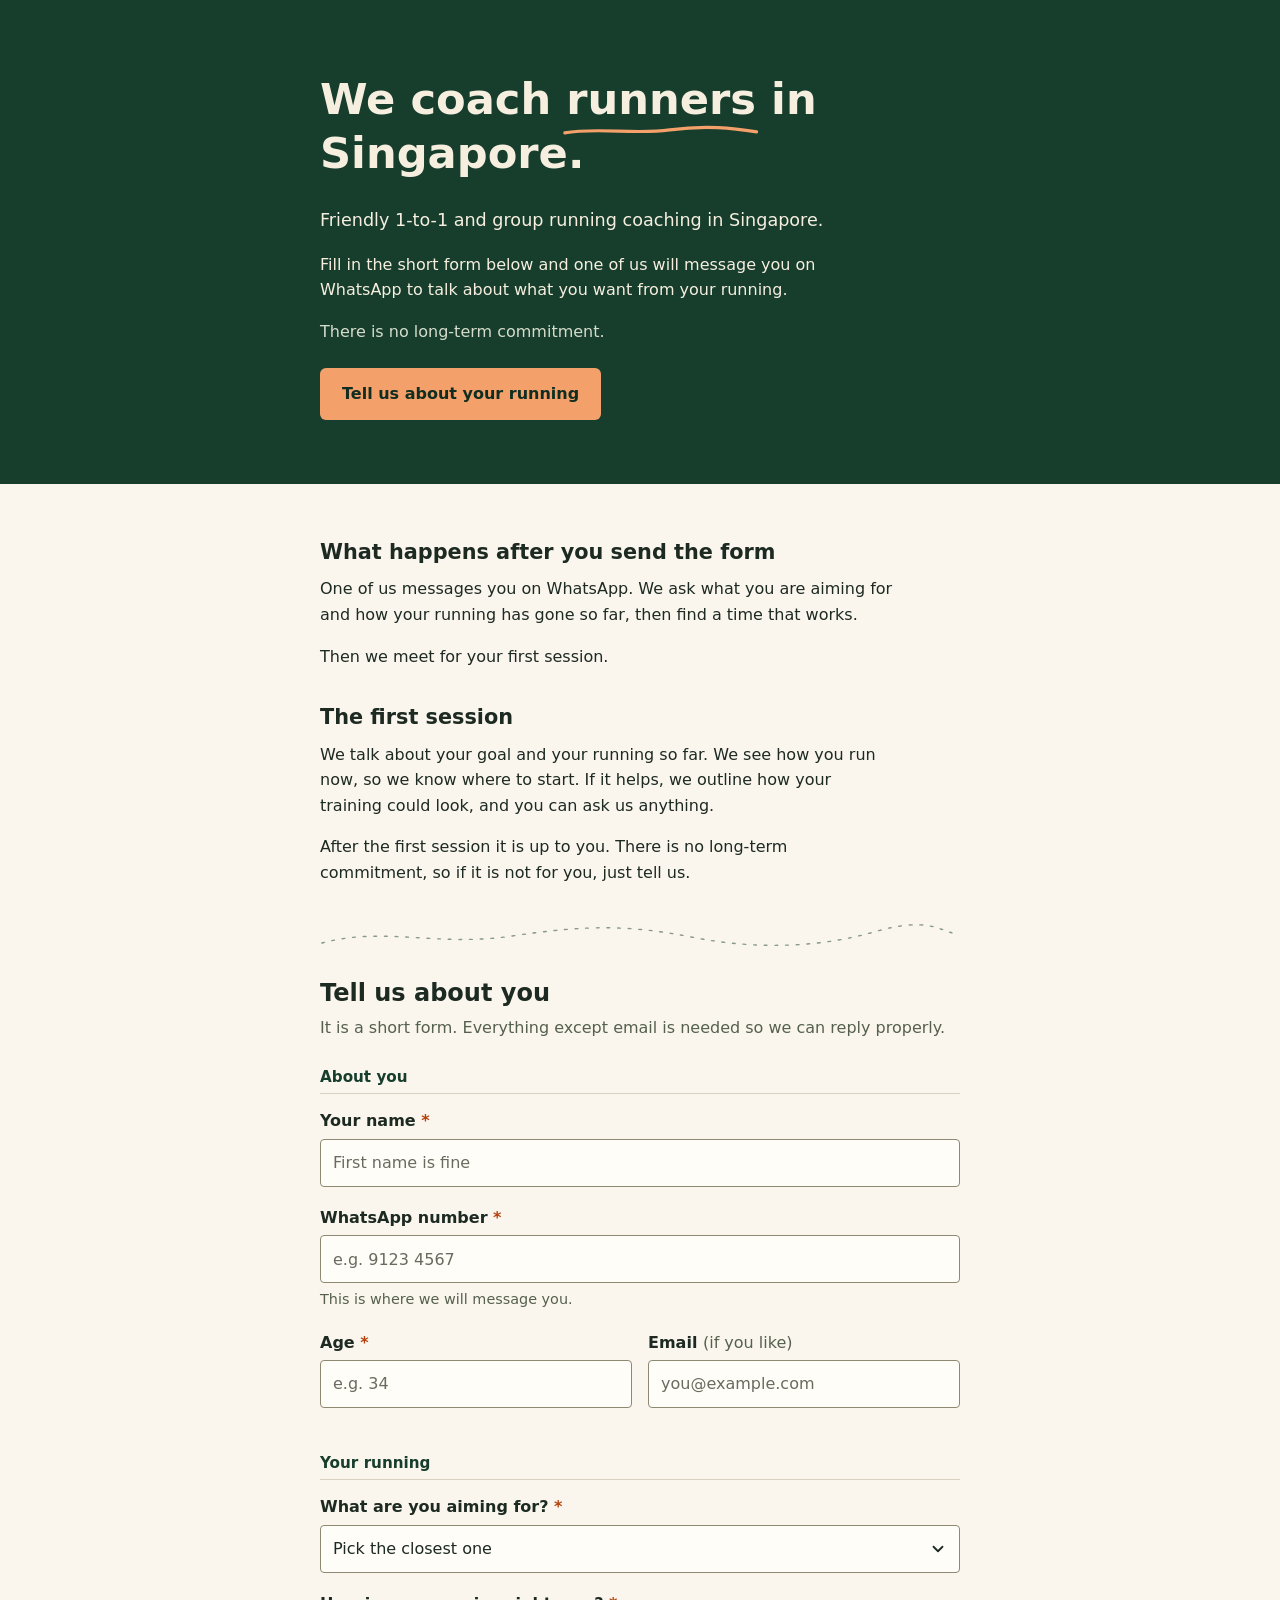
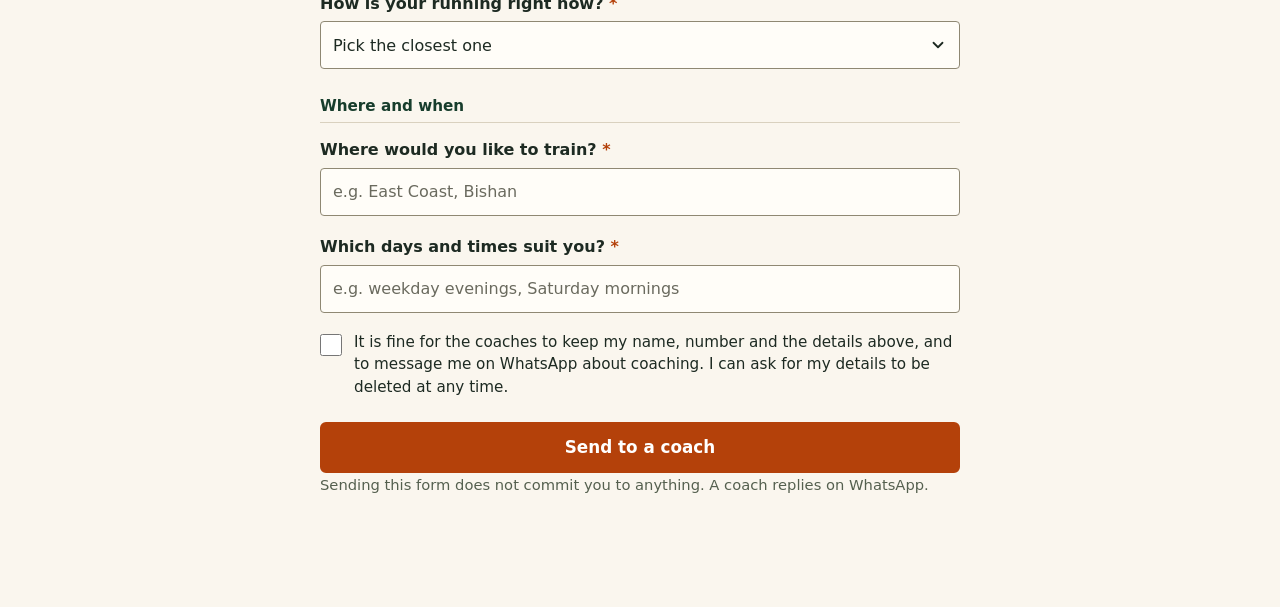
<file: index.html>
<!doctype html>
<html lang="en">
<head>
<meta charset="utf-8">
<meta name="viewport" content="width=device-width, initial-scale=1">
<title>Running coaching in Singapore</title>
<meta name="description" content="We coach runners in Singapore, 1-to-1 and in groups. Tell us about your running and a coach will message you on WhatsApp.">
<link rel="stylesheet" href="css/styles.css">
<link rel="stylesheet" href="css/landing.css">
<meta name="theme-color" content="#173d2c">
</head>
<body class="landing">
<div id="demoBanner" class="demo-banner hidden">Demo mode: enquiries stay in this browser only.</div>
<header class="lp-hero">
  <div class="lp-wrap">
    <div class="lp-brand hidden" id="brandName"></div>
    <h1>We coach <span class="lp-ul">runners<svg viewBox="0 0 220 14" preserveAspectRatio="none" aria-hidden="true" focusable="false"><path d="M3 9 C 40 3, 80 11, 120 6 S 190 4, 217 8" fill="none" stroke="currentColor" stroke-width="3.2" stroke-linecap="round"/></svg></span> in Singapore.</h1>
    <p class="lp-pitch" id="tagline">Friendly 1-to-1 and group running coaching in Singapore.</p>
    <p>Fill in the short form below and one of us will message you on WhatsApp to talk about what you want from your running.</p>
    <p class="lp-note">There is no long-term commitment.</p>
    <a class="lp-cta" href="#formCard" id="heroCta">Tell us about your running</a>
  </div>
</header>

<main class="lp-wrap lp-body">
  <figure class="lp-photo hidden" id="coachPhotoFig"><img id="coachPhoto" alt="Our coaches" width="640" height="420"></figure>

  <section class="lp-sec hidden" id="aboutSec" aria-labelledby="aboutTitle">
    <h2 id="aboutTitle">About us</h2><p id="aboutText"></p>
  </section>

  <section class="lp-sec" aria-labelledby="howTitle">
    <h2 id="howTitle">What happens after you send the form</h2>
    <p>One of us messages you on WhatsApp. We ask what you are aiming for and how your running has gone so far, then find a time that works.</p>
    <p>Then we meet for your first session.</p>
  </section>

  <section class="lp-sec" aria-labelledby="firstTitle">
    <h2 id="firstTitle">The first session</h2>
    <p>We talk about your goal and your running so far. We see how you run now, so we know where to start. If it helps, we outline how your training could look, and you can ask us anything.</p>
    <p>After the first session it is up to you. There is no long-term commitment, so if it is not for you, just tell us.</p>
  </section>

  <section class="lp-sec hidden" id="reviewsSec" aria-labelledby="revTitle">
    <h2 id="revTitle">What runners say</h2><div id="reviewsList" class="lp-reviews"></div>
  </section>

  <svg class="lp-route" viewBox="0 0 600 40" preserveAspectRatio="none" aria-hidden="true" focusable="false"><path d="M2 30 C 60 6, 110 36, 180 20 S 290 4, 350 22 S 470 36, 520 14 S 580 12, 598 18" fill="none" stroke="currentColor" stroke-width="2" stroke-dasharray="2 8" stroke-linecap="round"/></svg>

  <section class="card" id="formCard" aria-labelledby="formTitle">
    <h2 id="formTitle">Tell us about you</h2>
    <p class="lp-formsub">It is a short form. Everything except email is needed so we can reply properly.</p>
    <div id="formError" class="msg error hidden" role="alert" tabindex="-1"></div>
    <form id="enquiry" novalidate>
      <h3 class="fgroup">About you</h3>
      <div class="field">
        <label for="name">Your name <span class="req" aria-hidden="true">*</span></label>
        <input type="text" id="name" aria-required="true" name="name" autocomplete="name" maxlength="100" placeholder="First name is fine" aria-describedby="name-err">
        <div class="err" id="name-err">What should we call you?</div>
      </div>
      <div class="field">
        <label for="phone">WhatsApp number <span class="req" aria-hidden="true">*</span></label>
        <input type="tel" id="phone" aria-required="true" name="phone" autocomplete="tel" inputmode="tel" placeholder="e.g. 9123 4567" aria-describedby="phone-hint phone-err">
        <p class="hint" id="phone-hint">This is where we will message you.</p>
        <div class="err" id="phone-err">We need a number with at least 8 digits to message you.</div>
      </div>
      <div class="row two">
        <div class="field">
          <label for="age">Age <span class="req" aria-hidden="true">*</span></label>
          <input type="number" id="age" aria-required="true" name="age" inputmode="numeric" min="5" max="100" placeholder="e.g. 34" aria-describedby="age-err">
          <div class="err" id="age-err">Please put an age between 5 and 100.</div>
        </div>
        <div class="field">
          <label for="email">Email <span class="opt">(if you like)</span></label>
          <input type="email" id="email" name="email" autocomplete="email" placeholder="you@example.com" aria-describedby="email-err">
          <div class="err" id="email-err">That email looks a bit off. You can also leave it empty.</div>
        </div>
      </div>
      <h3 class="fgroup">Your running</h3>
      <div class="field">
        <label for="goal">What are you aiming for? <span class="req" aria-hidden="true">*</span></label>
        <select id="goal" aria-required="true" name="goal" aria-describedby="goal-err">
          <option value="">Pick the closest one</option>
          <option>5K</option><option>10K</option><option>Half marathon</option><option>Marathon</option>
          <option>General fitness</option><option>Other</option>
        </select>
        <div class="err" id="goal-err">Pick the closest goal. We can talk it through later.</div>
      </div>
      <div class="field">
        <label for="level">How is your running right now? <span class="req" aria-hidden="true">*</span></label>
        <select id="level" aria-required="true" name="level" aria-describedby="level-err">
          <option value="">Pick the closest one</option>
          <option>Complete beginner</option>
          <option>Can run 1-3 km</option>
          <option>Can run 5 km</option>
          <option>Can run 10 km or more</option>
        </select>
        <div class="err" id="level-err">Pick the one that is closest to where you are now.</div>
      </div>
      <h3 class="fgroup">Where and when</h3>
      <div class="field">
        <label for="area">Where would you like to train? <span class="req" aria-hidden="true">*</span></label>
        <input type="text" id="area" aria-required="true" name="area" maxlength="100" placeholder="e.g. East Coast, Bishan" aria-describedby="area-err">
        <div class="err" id="area-err">Tell us an area, even a rough one.</div>
      </div>
      <div class="field">
        <label for="times">Which days and times suit you? <span class="req" aria-hidden="true">*</span></label>
        <input type="text" id="times" aria-required="true" name="times" maxlength="200" placeholder="e.g. weekday evenings, Saturday mornings" aria-describedby="times-err">
        <div class="err" id="times-err">Tell us roughly when you are free.</div>
      </div>
      <div class="hp" aria-hidden="true">
        <label for="website">Leave this empty</label>
        <input type="text" id="website" name="website" tabindex="-1" autocomplete="off">
      </div>
      <div class="field">
        <div class="check">
          <input type="checkbox" id="consent" aria-required="true" name="consent" aria-describedby="consent-err">
          <label for="consent">It is fine for the coaches to keep my name, number and the details above, and to message me on WhatsApp about coaching. I can ask for my details to be deleted at any time.</label>
        </div>
        <div class="err" id="consent-err">Please tick the box so we are allowed to message you.</div>
      </div>
      <button type="submit" class="btn accent block" id="submit">Send to a coach</button>
      <p class="lp-fine">Sending this form does not commit you to anything. A coach replies on WhatsApp.</p>
    </form>
  </section>

  <section class="card hidden" id="thanks" aria-live="polite" tabindex="-1">
    <h2>Thanks, we have got it.</h2>
    <p>A coach will message you on WhatsApp <strong id="promise"></strong>.</p>
    <p>We will talk about what you are aiming for and find a time. Then we meet.</p>
    <p class="muted">No message? Check the number you gave us, or send the form again.</p>
    <button type="button" class="btn secondary" id="again">Send another enquiry</button>
  </section>
</main>

<script src="js/config.js"></script>
<script src="js/api.js"></script>
<script src="js/form.js"></script>
</body>
</html>
</file>
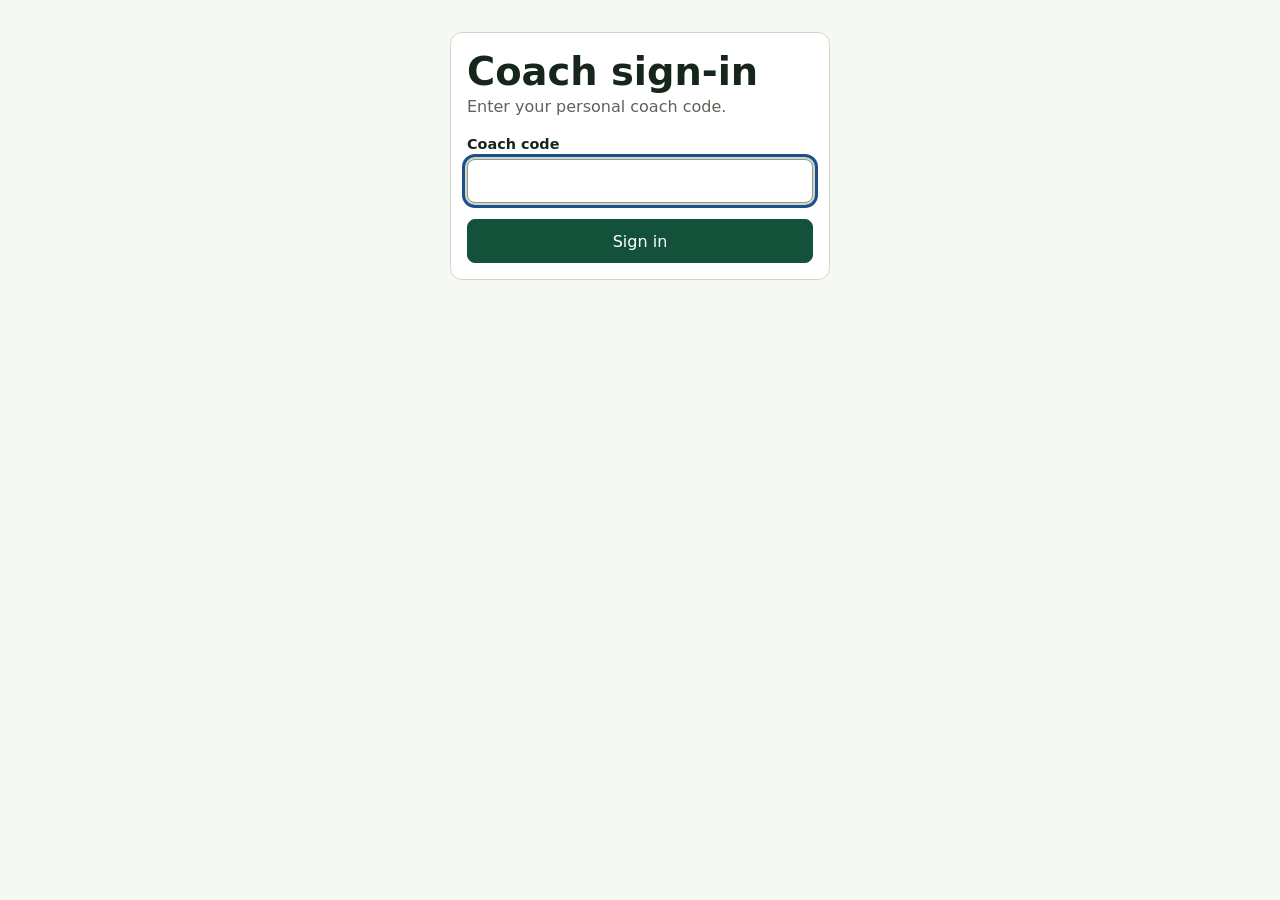
<file: crm.html>
<!doctype html>
<html lang="en">
<head>
<meta charset="utf-8">
<meta name="viewport" content="width=device-width, initial-scale=1">
<meta name="robots" content="noindex">
<title>Coach dashboard</title>
<link rel="stylesheet" href="css/styles.css">
<link rel="stylesheet" href="css/crm.css">
</head>
<body class="crm">
<a class="crm-skip" href="#crm-list">Skip to leads</a>

<div id="crm-demo" class="crm-demo" hidden>Demo mode: nothing is saved to the real sheet. Try codes demo1 or demo2.</div>

<!-- Sign in -->
<main id="crm-login" class="crm-login" hidden>
  <form id="crm-login-form" class="crm-card crm-login-card" novalidate>
    <h1>Coach sign-in</h1>
    <p class="crm-muted">Enter your personal coach code.</p>
    <label for="crm-code">Coach code</label>
    <input id="crm-code" name="code" type="password" autocomplete="current-password" autocapitalize="off" spellcheck="false" required>
    <p id="crm-login-error" class="crm-error" role="alert" hidden></p>
    <button type="submit" class="crm-btn crm-primary" id="crm-login-btn">Sign in</button>
  </form>
</main>

<!-- App -->
<div id="crm-app" hidden>
  <header class="crm-header">
    <div class="crm-header-row">
      <h1>Leads</h1>
      <div class="crm-who"><span id="crm-coach"></span>
        <button type="button" class="crm-btn crm-ghost" id="crm-signout">Sign out</button></div>
    </div>
    <div class="crm-counts" aria-live="polite">
      <span class="crm-count"><b id="crm-n-unclaimed">0</b> Unclaimed</span>
      <span class="crm-count crm-count-warn"><b id="crm-n-overdue">0</b> Overdue</span>
    </div>
  </header>

  <div class="crm-layout">
    <section class="crm-listcol" aria-label="Lead list">
      <div class="crm-toolbar">
        <div class="crm-tabs" role="tablist" aria-label="Lead filter">
          <button role="tab" type="button" data-tab="unclaimed" aria-selected="true">Unclaimed</button>
          <button role="tab" type="button" data-tab="mine" aria-selected="false">Mine</button>
          <button role="tab" type="button" data-tab="all" aria-selected="false">All</button>
        </div>
        <label class="crm-sr" for="crm-search">Search leads</label>
        <input id="crm-search" type="search" placeholder="Search name, phone, area" autocomplete="off">
        <button type="button" class="crm-btn crm-secondary" id="crm-add">Add lead manually</button>
      </div>
      <p id="crm-status" class="crm-muted" role="status"></p>
      <ul id="crm-list" class="crm-list"></ul>
    </section>

    <aside id="crm-detail" class="crm-detail" role="dialog" aria-modal="false" aria-labelledby="crm-detail-title" hidden tabindex="-1"></aside>
  </div>
</div>

<div id="crm-toast" class="crm-toast" role="status" aria-live="polite"></div>

<script src="js/config.js"></script>
<script src="js/api.js"></script>
<script src="js/crm.js"></script>
</body>
</html>
</file>
<file: css/styles.css>
/* Shared styles for index.html and crm.html. Mobile-first. */
:root {
  --bg: #f6f8f4;
  --surface: #ffffff;
  --ink: #17261c;
  --muted: #55655a;
  --line: #d5ddd3;
  --brand: #1f6f4a;       /* track green */
  --brand-dark: #14513a;
  --accent: #e8590c;      /* running orange */
  --accent-dark: #b84406;
  --danger: #b42318;
  --danger-bg: #fdecea;
  --warn: #8a5a00;
  --warn-bg: #fff4d6;
  --ok: #17653d;
  --ok-bg: #e0f3e8;
  --info: #1b4f8a;
  --info-bg: #e3eefb;
  --radius: 12px;
  --shadow: 0 1px 3px rgba(20, 40, 25, .12);
  --font: system-ui, -apple-system, "Segoe UI", Roboto, Helvetica, Arial, sans-serif;
}
*, *::before, *::after { box-sizing: border-box; }
html { -webkit-text-size-adjust: 100%; }
body { margin: 0; font: 16px/1.5 var(--font); color: var(--ink); background: var(--bg); overflow-x: hidden; }
h1, h2, h3 { line-height: 1.2; margin: 0 0 .5em; }
h1 { font-size: 1.9rem; } h2 { font-size: 1.3rem; } h3 { font-size: 1.1rem; }
p { margin: 0 0 1em; }
a { color: var(--brand-dark); }
:focus-visible { outline: 3px solid var(--accent); outline-offset: 2px; }
.wrap { width: 100%; max-width: 640px; margin: 0 auto; padding: 0 16px; }
.wrap.wide { max-width: 1100px; }
.hidden, [hidden] { display: none !important; }
.sr-only { position: absolute; width: 1px; height: 1px; overflow: hidden; clip: rect(0 0 0 0); white-space: nowrap; }
.muted { color: var(--muted); }
.small { font-size: .875rem; }

/* Hero */
.hero { background: linear-gradient(135deg, var(--brand-dark), var(--brand)); color: #fff; padding: 28px 0 32px; }
.hero h1 { margin-bottom: .3em; }
.hero p { margin: 0; font-size: 1.05rem; opacity: .95; }
.hero ul { margin: 14px 0 0; padding-left: 1.2em; }
.brand { font-weight: 700; letter-spacing: .02em; margin-bottom: 14px; font-size: 1.05rem; }

/* Buttons */
.btn { display: inline-flex; align-items: center; justify-content: center; gap: .4em; min-height: 44px; padding: 10px 18px;
  font: inherit; font-weight: 600; color: #fff; background: var(--brand); border: 2px solid var(--brand); border-radius: var(--radius);
  cursor: pointer; text-decoration: none; }
.btn:hover { background: var(--brand-dark); border-color: var(--brand-dark); }
.btn.accent { background: var(--accent-dark); border-color: var(--accent-dark); }
.btn.accent:hover { background: #8f3504; border-color: #8f3504; }
.btn.secondary { background: transparent; color: var(--brand-dark); }
.btn.secondary:hover { background: #e8f0e9; }
.btn.danger { background: var(--danger); border-color: var(--danger); }
.btn.small { min-height: 36px; padding: 6px 12px; font-size: .9rem; }
.btn.block { width: 100%; }
.btn[disabled], .btn[aria-disabled="true"] { opacity: .6; cursor: not-allowed; }

/* Card / form */
.card { background: var(--surface); border: 1px solid var(--line); border-radius: var(--radius); box-shadow: var(--shadow); padding: 16px; margin: 16px 0; }
form { display: block; }
.field { margin-bottom: 16px; }
label, .label { display: block; font-weight: 600; margin-bottom: 4px; }
.opt { font-weight: 400; color: var(--muted); }
.hint { font-size: .875rem; color: var(--muted); margin: 2px 0 0; }
input[type=text], input[type=tel], input[type=email], input[type=number], input[type=date], input[type=password], select, textarea {
  display: block; width: 100%; min-height: 44px; padding: 10px 12px; font: inherit; color: var(--ink); background: #fff;
  border: 2px solid var(--line); border-radius: 10px; }
textarea { min-height: 88px; resize: vertical; }
input:focus, select:focus, textarea:focus { border-color: var(--brand); outline: none; box-shadow: 0 0 0 3px rgba(31,111,74,.25); }
.field.invalid input, .field.invalid select, .field.invalid textarea { border-color: var(--danger); }
.err { display: none; color: var(--danger); font-size: .9rem; margin-top: 4px; font-weight: 600; }
.field.invalid .err { display: block; }
.check { display: flex; gap: 10px; align-items: flex-start; }
.check input { width: 24px; height: 24px; flex: none; margin-top: 2px; accent-color: var(--brand); }
.check label { font-weight: 400; margin: 0; }
.row { display: grid; gap: 0 16px; }
@media (min-width: 560px) { .row.two { grid-template-columns: 1fr 1fr; } }
.hp { position: absolute; left: -9999px; width: 1px; height: 1px; overflow: hidden; }

/* Messages */
.msg { padding: 12px 14px; border-radius: 10px; border: 1px solid; margin: 12px 0; }
.msg.error { color: var(--danger); background: var(--danger-bg); border-color: #f0b8b2; }
.msg.ok { color: var(--ok); background: var(--ok-bg); border-color: #a8d8bb; }
.msg.info { color: var(--info); background: var(--info-bg); border-color: #b3cdee; }
.msg.warn { color: var(--warn); background: var(--warn-bg); border-color: #ecd08a; }
.demo-banner { background: var(--warn-bg); color: var(--warn); text-align: center; font-size: .875rem; padding: 6px 12px; }

/* Badges / chips / flags */
.badge, .chip, .flag { display: inline-block; padding: 2px 10px; border-radius: 999px; font-size: .8rem; font-weight: 700; line-height: 1.6; white-space: nowrap; }
.badge { background: #e8ece7; color: var(--ink); }
.chip.new { background: var(--info-bg); color: var(--info); }
.chip.contacted { background: var(--warn-bg); color: var(--warn); }
.chip.trial { background: #efe5fb; color: #5b2a99; }
.chip.paying { background: var(--ok-bg); color: var(--ok); }
.chip.notproceeding { background: #ececec; color: #555; }
.flag { background: var(--warn-bg); color: var(--warn); border: 1px solid #ecd08a; }
.flag.unclaimed_30 { background: var(--warn-bg); color: var(--warn); }
.flag.unclaimed_120, .flag.overdue_followup { background: var(--danger-bg); color: var(--danger); border-color: #f0b8b2; }
.flag.no_contact { background: #fde9d9; color: var(--accent-dark); border-color: #f4c3a0; }

.footer { padding: 24px 0 40px; color: var(--muted); font-size: .9rem; text-align: center; }
.spinner { display: inline-block; width: 1em; height: 1em; border: 2px solid currentColor; border-right-color: transparent; border-radius: 50%; animation: spin .7s linear infinite; }
@keyframes spin { to { transform: rotate(360deg); } }
@media (prefers-reduced-motion: reduce) { .spinner { animation-duration: 2s; } }
@media (min-width: 900px) { h1 { font-size: 2.4rem; } .hero { padding: 48px 0; } }
</file>
<file: css/landing.css>
/* Public enquiry page only (body.landing). Loaded after styles.css; crm.html does not load it.
   Flat colours, hairline borders, no effects. */
.landing {
  --paper: #faf6ee; --ink: #1d2a22; --soft: #55604f; --rule: #d9d1bf; --field: #fffdf8;
  --green: #173d2c; --green-2: #0f2d20; --cream: #f6efe0;
  --orange: #f4a06a;          /* on green */
  --orange-d: #b4410a;        /* on paper */
  font-family: ui-sans-serif, system-ui, -apple-system, "Segoe UI", Roboto, "Helvetica Neue", Arial, sans-serif;
  background: var(--paper); color: var(--ink); line-height: 1.6;
}
.landing h1, .landing h2, .landing h3 { line-height: 1.25; letter-spacing: 0; }
.lp-wrap { width: 100%; max-width: 680px; margin: 0 auto; padding: 0 20px; }
.landing p { margin: 0 0 1em; }

/* Top */
.lp-hero { background: var(--green); color: var(--cream); padding: 44px 0 48px; }
.lp-brand { font-weight: 700; font-size: 1.05rem; margin-bottom: 20px; color: var(--orange); }
.lp-hero h1 { font-size: clamp(1.9rem, 7vw, 2.7rem); font-weight: 700; margin: 0 0 .6em; }
.lp-ul { position: relative; display: inline-block; white-space: nowrap; }
.lp-ul svg { position: absolute; left: -2%; bottom: -.28em; width: 104%; height: .32em; color: var(--orange); }
.lp-pitch { font-size: 1.1rem; }
.lp-hero p { max-width: 34em; }
.lp-note { color: #d6dccb; }
.lp-cta { display: inline-block; margin-top: 8px; padding: 13px 22px; background: var(--orange); color: var(--green-2); font-weight: 700;
  font-size: 1rem; text-decoration: none; border-radius: 6px; transition: background-color .15s; }
.lp-cta:hover { background: #f7b384; }
.landing .lp-hero :focus-visible { outline-color: var(--cream); }

/* Body */
.lp-body { padding-top: 40px; padding-bottom: 72px; }
.lp-sec { margin-bottom: 36px; }
.lp-sec h2 { font-size: 1.3rem; font-weight: 700; margin: 0 0 .5em; }
.lp-sec p { max-width: 36em; }
.lp-photo { margin: 0 0 36px; }
.lp-photo img { display: block; width: 100%; height: auto; border-radius: 4px; border: 1px solid var(--rule); }
.lp-reviews blockquote { margin: 0 0 1.2em; padding-left: 16px; border-left: 3px solid var(--orange-d); }
.lp-reviews cite { display: block; margin-top: 4px; font-style: normal; color: var(--soft); font-size: .95rem; }
.lp-route { display: block; width: 100%; height: 28px; color: var(--green); opacity: .5; margin: 8px 0 28px; }

/* Form: lightly grouped, no heavy box */
.landing .card { margin: 0; padding: 0; border: 0; border-radius: 0; box-shadow: none; background: none; scroll-margin-top: 16px; }
.landing .card h2 { font-size: 1.5rem; font-weight: 700; margin: 0 0 .3em; }
.lp-formsub { color: var(--soft); }
.req { color: var(--orange-d); font-weight: 700; }
.fgroup { font-size: .95rem; font-weight: 700; color: var(--green); margin: 28px 0 14px; padding-bottom: 6px; border-bottom: 1px solid var(--rule); }
.landing label { font-size: 1rem; font-weight: 600; margin-bottom: 5px; }
.landing .opt { color: var(--soft); font-weight: 400; }
.landing .field { margin-bottom: 18px; }
.landing .hint { color: var(--soft); font-size: .9rem; margin-top: 5px; }
.landing input[type=text], .landing input[type=tel], .landing input[type=email], .landing input[type=number], .landing select {
  min-height: 48px; font-size: 1rem; background: var(--field); border: 1px solid #8f8873; border-radius: 4px; padding: 10px 12px; color: var(--ink); }
.landing input::placeholder { color: #6a6a5e; opacity: 1; }
.landing input:focus, .landing select:focus { outline: 2px solid var(--green); outline-offset: 1px; border-color: var(--green); box-shadow: none; }
.landing select { appearance: none; -webkit-appearance: none; padding-right: 40px; cursor: pointer;
  background-image: url("data:image/svg+xml,%3Csvg xmlns='http://www.w3.org/2000/svg' viewBox='0 0 24 24'%3E%3Cpath d='M6 9l6 6 6-6' fill='none' stroke='%231d2a22' stroke-width='2.4' stroke-linecap='round' stroke-linejoin='round'/%3E%3C/svg%3E");
  background-repeat: no-repeat; background-position: right 12px center; background-size: 18px; }
.landing .field.invalid input, .landing .field.invalid select { border-color: var(--danger); border-width: 2px; }
.landing .err { font-size: .95rem; margin-top: 5px; font-weight: 500; }
.landing .check { display: flex; gap: 12px; align-items: flex-start; }
.landing .check input { flex: none; width: 22px; height: 22px; margin: 3px 0 0; accent-color: var(--green); }
.landing .check label { font-size: .95rem; font-weight: 400; line-height: 1.5; color: var(--ink); }
.landing .field.invalid .check label { color: var(--danger); }
.landing .btn { min-height: 50px; font-size: 1.05rem; border-radius: 6px; transition: background-color .15s; }
.landing .btn.accent { background: var(--orange-d); border-color: var(--orange-d); color: #fff; font-weight: 700; }
.landing .btn.accent:hover { background: #9a360a; border-color: #9a360a; }
.landing .btn.accent[disabled] { opacity: .7; }
.landing .btn.secondary { background: none; color: var(--green); border: 1px solid var(--green); }
.landing .btn.secondary:hover { background: #efe8d8; }
.lp-fine { color: var(--soft); font-size: .92rem; margin: 12px 0 0; }
.landing :focus-visible { outline: 2px solid var(--green); outline-offset: 2px; }
.landing .msg.error { font-weight: 500; border-radius: 4px; margin: 12px 0; }
.landing .muted { color: var(--soft); }
#thanks:focus { outline: none; }
.landing #thanks { padding-top: 8px; }
.landing #thanks .btn { margin-top: 8px; }

@media (min-width: 700px) {
  .lp-hero { padding: 72px 0 64px; }
  .lp-body { padding-top: 56px; padding-bottom: 96px; }
}
@media (prefers-reduced-motion: reduce) {
  .lp-cta, .landing .btn { transition: none; }
}
</file>
<file: css/crm.css>
/* Coach dashboard. Self-contained; uses shared variables when present. */
.crm{
  --c-bg:var(--bg,#f6f7f4);--c-card:var(--white,#fff);--c-ink:var(--ink,#1f2a1f);
  --c-muted:#5c6459;--c-line:#d9d3c3;--c-accent:var(--brand-dark,#2f6b3c);--c-accent-ink:#fff;
  --c-warn:#9a2f2f;--c-amber:#8a5a00;--c-blue:#1f4f8a;
  margin:0;background:var(--c-bg);color:var(--c-ink);font:16px/1.45 system-ui,-apple-system,"Segoe UI",Roboto,sans-serif;
}
.crm *,.crm *::before,.crm *::after{box-sizing:border-box}
.crm [hidden]{display:none!important}
.crm h1,.crm h2,.crm h3{margin:0;line-height:1.2}
.crm-sr{position:absolute;width:1px;height:1px;overflow:hidden;clip:rect(0 0 0 0);white-space:nowrap}
.crm-skip{position:absolute;left:-999px;top:0;background:#000;color:#fff;padding:.5rem 1rem;z-index:100}
.crm-skip:focus{left:0}
.crm-muted{color:var(--c-muted)}
.crm-error{color:var(--c-warn);margin:.5rem 0}
.crm-demo{background:#fff3cd;color:#664d03;padding:.5rem 1rem;text-align:center;font-size:.9rem}

.crm button,.crm input,.crm select,.crm textarea{font:inherit;color:inherit}
.crm input,.crm select,.crm textarea{width:100%;min-height:44px;padding:.55rem .7rem;border:1px solid #9a947f;border-radius:8px;background:#fff}
.crm textarea{min-height:88px;resize:vertical}
.crm label{display:block;font-weight:600;font-size:.9rem;margin:.8rem 0 .25rem}
.crm :focus-visible{outline:3px solid var(--c-blue);outline-offset:2px}
.crm-btn{min-height:44px;min-width:44px;padding:.55rem 1rem;border-radius:8px;border:1px solid var(--c-accent);background:#fff;color:var(--c-accent);font-weight:600;cursor:pointer;text-decoration:none;display:inline-flex;align-items:center;justify-content:center;gap:.4rem}
.crm-btn.crm-primary{background:var(--c-accent);color:var(--c-accent-ink)}
.crm-btn.crm-big{min-height:56px;width:100%;font-size:1.15rem}
.crm-btn.crm-ghost{border-color:transparent;background:transparent;text-decoration:underline}
.crm-btn.crm-wa{background:#1a7f43;border-color:#1a7f43;color:#fff}
.crm-btn.crm-danger{border-color:var(--c-warn);color:var(--c-warn)}
.crm-btn[disabled]{opacity:.55;cursor:not-allowed}
.crm-card{background:var(--c-card);border:1px solid var(--c-line);border-radius:12px;padding:1rem}

.crm-login{display:flex;justify-content:center;padding:2rem 1rem}
.crm-login-card{width:100%;max-width:380px}
.crm-login-card .crm-btn{width:100%;margin-top:1rem}

.crm-header{background:var(--c-accent);color:#fff;padding:.75rem 1rem}
.crm-header-row{display:flex;justify-content:space-between;align-items:center;gap:.5rem;flex-wrap:wrap}
.crm-header h1{font-size:1.3rem}
.crm-who{display:flex;align-items:center;gap:.25rem;font-size:.9rem}
.crm-header .crm-ghost{color:#fff}
.crm-counts{display:flex;gap:.5rem;margin-top:.5rem;flex-wrap:wrap}
.crm-count{background:rgba(255,255,255,.18);border-radius:999px;padding:.2rem .8rem;font-size:.9rem}
.crm-count b{font-size:1.1rem;margin-right:.2rem}
.crm-count-warn.has{background:#fff;color:var(--c-warn)}

.crm-layout{display:block;max-width:1200px;margin:0 auto;padding:.75rem 1rem 3rem}
.crm-toolbar{display:grid;gap:.6rem}
.crm-tabs{display:grid;grid-template-columns:repeat(3,1fr);border:1px solid var(--c-accent);border-radius:8px;overflow:hidden}
.crm-tabs button{min-height:44px;border:0;background:#fff;color:var(--c-accent);font-weight:600;cursor:pointer}
.crm-tabs button[aria-selected=true]{background:var(--c-accent);color:#fff}
.crm-list{list-style:none;margin:.75rem 0 0;padding:0;display:grid;gap:.6rem}
.crm-lead{display:block;width:100%;text-align:left;background:var(--c-card);border:1px solid var(--c-line);border-left-width:6px;border-radius:12px;padding:.8rem .9rem;cursor:pointer;min-height:44px}
.crm-lead.sel{outline:2px solid var(--c-accent)}
.crm-lead.f-unclaimed_120,.crm-lead.f-overdue_followup{border-left-color:var(--c-warn)}
.crm-lead.f-unclaimed_30,.crm-lead.f-no_contact{border-left-color:#d08a00}
.crm-lead-top{display:flex;justify-content:space-between;gap:.5rem;align-items:baseline}
.crm-lead-name{font-weight:700;font-size:1.05rem}
.crm-lead-time{font-size:.8rem;color:var(--c-muted);white-space:nowrap}
.crm-lead-meta{color:var(--c-muted);font-size:.9rem;margin-top:.15rem}
.crm-chips{display:flex;flex-wrap:wrap;gap:.35rem;margin-top:.45rem}
.crm-chip{font-size:.78rem;font-weight:600;border-radius:999px;padding:.12rem .6rem;background:#e9e5d8;color:#333}
.crm-chip.flag{background:#f8d7d7;color:var(--c-warn)}
.crm-chip.flag.warn{background:#ffecc2;color:var(--c-amber)}
.crm-chip.st-New{background:#dbe8fb;color:var(--c-blue)}
.crm-chip.st-Paying{background:#d6efd9;color:#1c5a2a}
.crm-chip.st-Not{background:#e5e5e5;color:#555}
.crm-empty{text-align:center;padding:2rem 1rem}

/* Detail: full screen on phones */
.crm-detail{position:fixed;inset:0;z-index:50;background:var(--c-bg);overflow-y:auto;padding:1rem 1rem 3rem;-webkit-overflow-scrolling:touch}
.crm-detail-head{display:flex;justify-content:space-between;align-items:flex-start;gap:.5rem}
.crm-detail h2{font-size:1.4rem}
.crm-fields{display:grid;grid-template-columns:1fr;gap:.1rem .8rem;margin:.8rem 0}
.crm-fields div{padding:.35rem 0;border-bottom:1px solid var(--c-line)}
.crm-fields dt{font-size:.75rem;text-transform:uppercase;letter-spacing:.04em;color:var(--c-muted)}
.crm-fields dd{margin:0;word-break:break-word}
.crm-actions{display:grid;gap:.6rem;margin:.8rem 0}
.crm-owner-note{padding:.6rem .8rem;border-radius:8px;background:#e9e5d8}
.crm-section{margin-top:1.2rem}
.crm-section h3{font-size:1.05rem;margin-bottom:.4rem}
.crm-notes{list-style:none;padding:0;margin:.5rem 0 0;display:grid;gap:.5rem}
.crm-notes li{background:#fff;border:1px solid var(--c-line);border-radius:8px;padding:.5rem .7rem}
.crm-notes small{display:block;color:var(--c-muted)}
.crm-row2{display:grid;gap:.6rem}
.crm-modal-note{margin:.4rem 0 0}

.crm-toast{position:fixed;left:50%;bottom:1rem;transform:translateX(-50%);background:#222;color:#fff;padding:.7rem 1rem;border-radius:8px;z-index:200;max-width:92vw;opacity:0;pointer-events:none;transition:opacity .2s}
.crm-toast.show{opacity:1}

@media(min-width:900px){
  .crm-layout{display:grid;grid-template-columns:minmax(320px,1fr) minmax(380px,1.1fr);gap:1.25rem;align-items:start;padding-top:1rem}
  .crm-toolbar{grid-template-columns:1fr auto}
  .crm-tabs{grid-column:1/-1}
  .crm-detail{position:sticky;top:.75rem;inset:auto;z-index:1;max-height:calc(100vh - 1.5rem);border:1px solid var(--c-line);border-radius:12px;background:var(--c-card)}
  .crm-detail[hidden]{display:none!important}
  .crm-fields{grid-template-columns:1fr 1fr}
  .crm-row2{grid-template-columns:1fr 1fr}
}
@media(min-width:900px){ .crm-layout.no-detail{grid-template-columns:1fr} }
@media(prefers-reduced-motion:reduce){.crm-toast{transition:none}}
</file>
